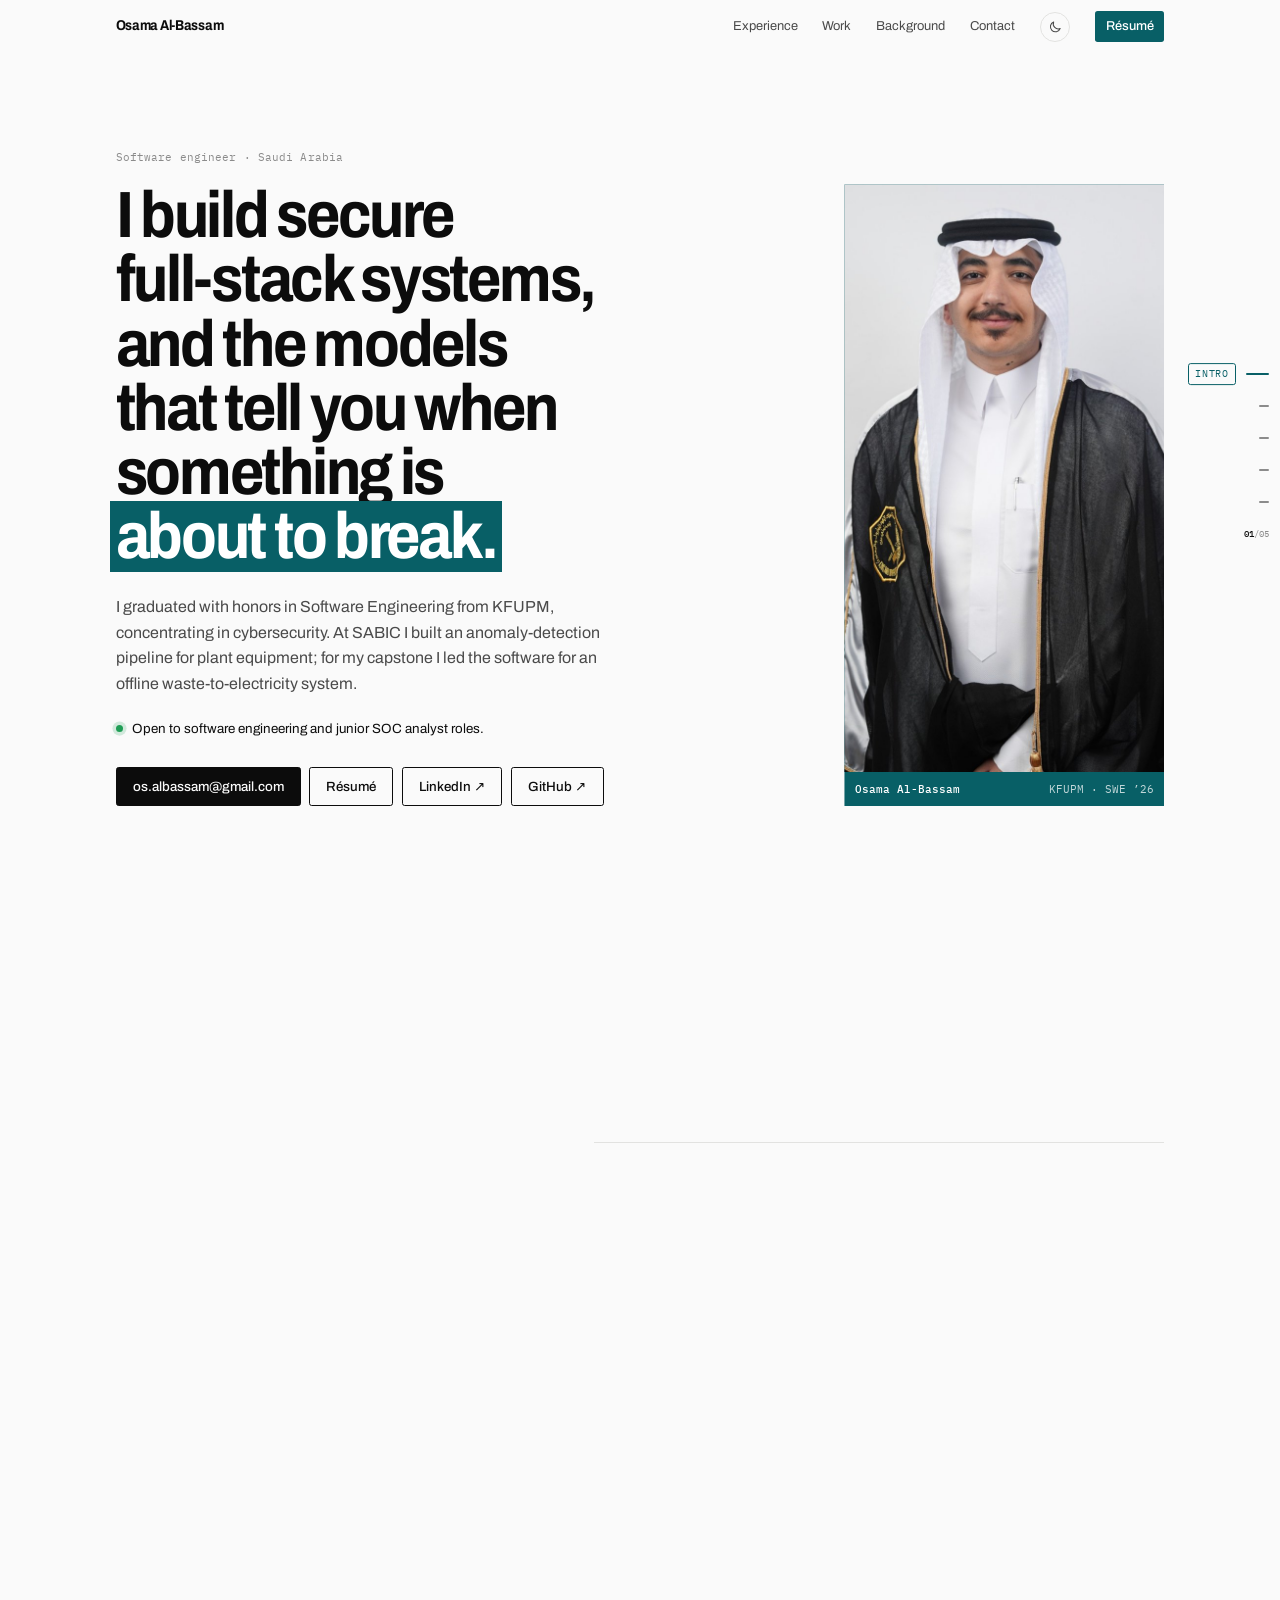
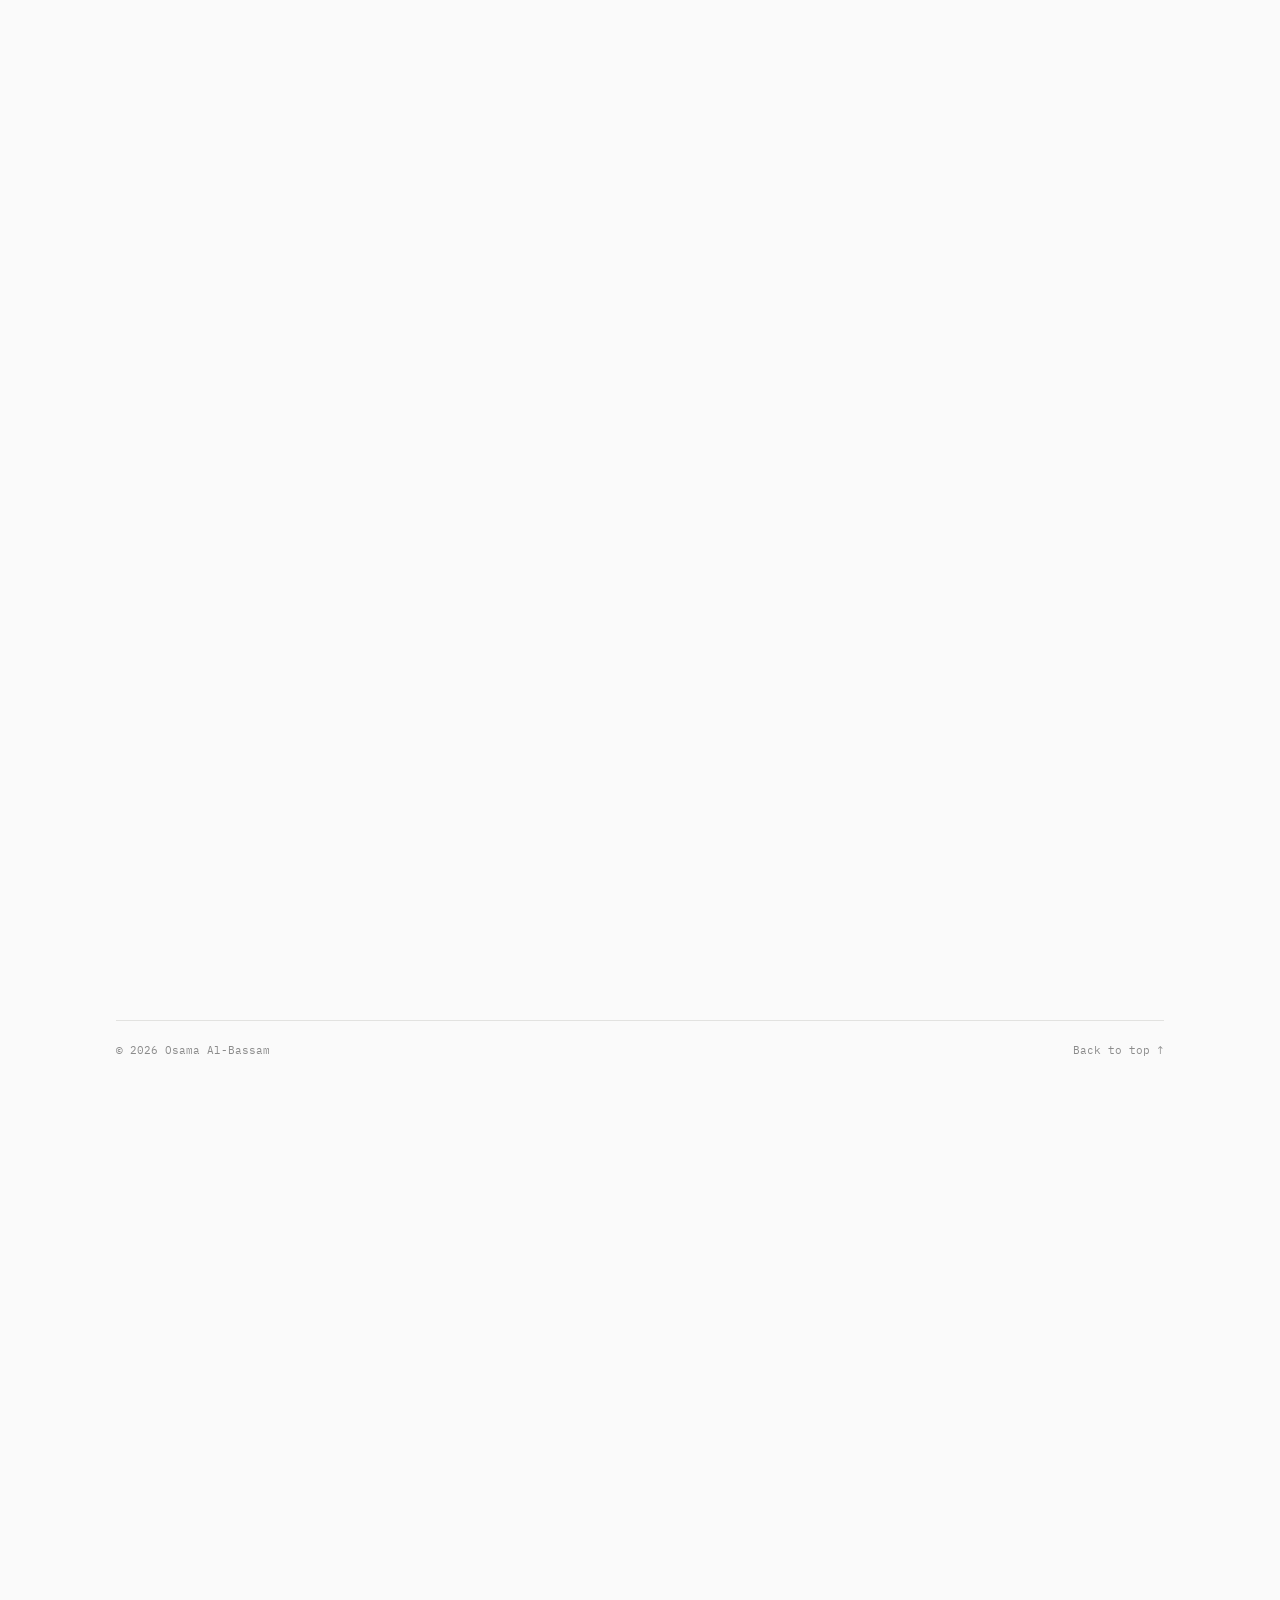
<file: index.html>
<!DOCTYPE html>
<html lang="en">
<head>
  <meta charset="UTF-8">
  <meta name="viewport" content="width=device-width, initial-scale=1.0">
  <title>Osama Al-Bassam · Software Engineer</title>
  <meta name="description" content="Osama Al-Bassam is a software engineer from KFUPM (Honors) building secure full-stack systems and anomaly-detection pipelines. Open to software engineering and junior SOC analyst roles.">
  <meta name="author" content="Osama Al-Bassam">

  <meta property="og:title" content="Osama Al-Bassam · Software Engineer">
  <meta property="og:description" content="Secure full-stack systems, and the models that tell you when something is about to break.">
  <meta property="og:type" content="website">
  <meta property="og:image" content="assets/portrait.jpg">

  <link rel="icon" href="data:image/svg+xml,%3Csvg xmlns='http://www.w3.org/2000/svg' viewBox='0 0 32 32'%3E%3Crect width='32' height='32' rx='6' fill='%23085f66'/%3E%3Ctext x='16' y='21.5' font-family='Arial,sans-serif' font-weight='700' font-size='14' fill='%23ffffff' text-anchor='middle'%3EOA%3C/text%3E%3C/svg%3E">

  <link rel="preconnect" href="https://fonts.googleapis.com">
  <link rel="preconnect" href="https://fonts.gstatic.com" crossorigin>
  <link href="https://fonts.googleapis.com/css2?family=Archivo:wdth,wght@62..125,400..800&family=IBM+Plex+Mono:wght@400;500&display=swap" rel="stylesheet">
  <link rel="stylesheet" href="style.css">
  <meta name="theme-color" content="#fafafa">
  <script>
    // Light is the default; apply a saved dark choice before first paint so there is no flash
    try {
      if (localStorage.getItem('theme') === 'dark') {
        document.documentElement.dataset.theme = 'dark';
        document.querySelector('meta[name="theme-color"]').content = '#0e1011';
      }
    } catch (e) {}
  </script>
</head>
<body>

  <header class="top">
    <div class="wrap top__inner">
      <a href="#" class="top__name">Osama Al-Bassam</a>
      <nav class="top__nav" aria-label="Primary">
        <a href="#experience">Experience</a>
        <a href="#work">Work</a>
        <a href="#background" class="hide-sm">Background</a>
        <a href="#contact">Contact</a>
        <button type="button" class="theme-toggle" aria-label="Toggle dark mode">
          <svg class="theme-toggle__moon" viewBox="0 0 24 24" aria-hidden="true"><path d="M20.5 14.5A8.5 8.5 0 0 1 9.5 3.5a8.5 8.5 0 1 0 11 11z"/></svg>
          <svg class="theme-toggle__sun" viewBox="0 0 24 24" aria-hidden="true"><circle cx="12" cy="12" r="4.2"/><path d="M12 2v2.5M12 19.5V22M2 12h2.5M19.5 12H22M4.9 4.9l1.8 1.8M17.3 17.3l1.8 1.8M4.9 19.1l1.8-1.8M17.3 6.7l1.8-1.8"/></svg>
        </button>
        <a href="cv.html" class="top__cv">Résumé</a>
      </nav>
    </div>
  </header>

  <main>
    <!-- INTRO -->
    <section id="intro" class="intro wrap slide" data-title="Intro">
      <div class="intro__text">
        <p class="meta">Software engineer · Saudi Arabia</p>
        <h1>
          I build secure full&#8209;stack systems, and the models that tell you when
          something is <mark>about to break.</mark>
        </h1>
        <p class="intro__lede">
          I graduated with honors in Software Engineering from KFUPM, concentrating in
          cybersecurity. At SABIC I built an anomaly-detection pipeline for plant equipment;
          for my capstone I led the software for an offline waste-to-electricity system.
        </p>
        <p class="status"><span class="status__dot" aria-hidden="true"></span>Open to software engineering and junior SOC analyst roles.</p>
        <div class="intro__links">
          <a href="mailto:os.albassam@gmail.com" class="btn btn--solid">os.albassam@gmail.com</a>
          <a href="cv.html" class="btn">Résumé</a>
          <a href="https://linkedin.com/in/osama-albassam" class="btn" target="_blank" rel="noopener noreferrer">LinkedIn ↗</a>
          <a href="https://github.com/O5mu" class="btn" target="_blank" rel="noopener noreferrer">GitHub ↗</a>
        </div>
      </div>
      <figure class="intro__photo">
        <img src="assets/portrait.jpg" alt="Osama Al-Bassam in KFUPM graduation regalia" width="900" height="1200">
        <figcaption><span>Osama Al-Bassam</span><span>KFUPM · SWE ’26</span></figcaption>
      </figure>
    </section>

    <!-- EXPERIENCE -->
    <section id="experience" class="section wrap slide" data-title="Experience">
      <div class="section__head">
        <h2>Experience</h2>
        <p class="meta">Internship, summer 2025</p>
      </div>

      <article class="job">
        <header class="job__head">
          <div>
            <h3>SABIC</h3>
            <p>Data Science &amp; Machine Learning Intern, Digital Transformation</p>
          </div>
          <p class="meta">Jun – Aug 2025 · Jubail</p>
        </header>

        <p class="job__lede">
          Unplanned shutdowns at a petrochemical plant are expensive. For the Asset Health Care
          project I built a predictive-maintenance pipeline that flags pumps, piping and sensor
          clusters drifting away from normal behaviour. An enterprise rule allowed no custom
          code, so every step lives natively in RapidMiner.
        </p>

        <ol class="pipeline">
          <li>
            <span class="pipeline__step">Clean</span>
            <div class="pipeline__body">
              <div class="bars" aria-hidden="true">
                <div class="bar bar--full"><span>195,033 raw records</span></div>
                <div class="bar bar--kept" style="--w: 8.22%"></div>
              </div>
              <p>Lag-operator logic removed offline states (below a 2,500 threshold) and post-shutdown start-up windows, leaving <strong>16,030</strong> modeling-ready observations.</p>
            </div>
          </li>
          <li>
            <span class="pipeline__step">Model</span>
            <div class="pipeline__body">
              <ul class="models">
                <li>One-Class LIBSVM <span>RBF kernel, ν = 0.03</span></li>
                <li>Local Outlier Factor <span>LOF</span></li>
                <li>Influenced Outlierness <span>INFLO</span></li>
              </ul>
              <p>Three unsupervised detectors tuned across multi-sensor dimensions.</p>
            </div>
          </li>
          <li>
            <span class="pipeline__step">Explain</span>
            <div class="pipeline__body">
              <p>A post-processing layer keeps only anomalies sustained for <strong>two hours or more</strong> and ranks the sensors contributing most, giving engineers output they can act on. Approved by department leadership.</p>
            </div>
          </li>
        </ol>
      </article>
    </section>

    <!-- WORK -->
    <section id="work" class="section wrap slide" data-title="Work">
      <div class="section__head">
        <h2>Selected work</h2>
        <p class="meta">Two team projects, 2025–2026</p>
        <div class="carousel__nav">
          <span class="carousel__hint">Scroll for the next project</span>
          <button type="button" class="carousel__btn" data-dir="-1" aria-label="Previous project">←</button>
          <span class="carousel__count"><b>01</b> / 02</span>
          <button type="button" class="carousel__btn" data-dir="1" aria-label="Next project">→</button>
        </div>
      </div>

      <div class="carousel">
      <div class="carousel__track">
      <!-- Project 01 -->
      <article class="project">
        <aside class="project__meta">
          <span class="project__num">01</span>
          <dl>
            <dt>When</dt><dd>Jan – May 2026</dd>
            <dt>Context</dt><dd>Senior capstone, team of 5</dd>
            <dt>Role</dt><dd>Lead software architect &amp; developer</dd>
            <dt>Stack</dt><dd>Python, FastAPI, SQLite, scikit-learn, Streamlit</dd>
          </dl>
          <a href="https://github.com/O5mu/waste-to-electricity-system" class="project__link" target="_blank" rel="noopener noreferrer">View code on GitHub ↗</a>
        </aside>

        <div class="project__body">
          <div class="project__text">
          <h3>Integrated Waste&#8209;to&#8209;Electricity System</h3>
          <p class="project__lede">
            An interdisciplinary team built a steam-turbine plant that turns waste into
            electricity. I owned the software: the monitoring and safety system, a local
            API gateway, the edge data layer and the operator dashboard, all of it designed to
            run with no network connection at all.
          </p>
          <p>
            Sensors on the boiler stream temperature, pressure and voltage through an Arduino, built by the team&rsquo;s electrical engineer.
            The dashboard shows every reading live and raises an emergency alarm the moment
            chamber pressure reaches the 60 PSI safety limit. Every reading is stored in an
            append-only log where each entry is SHA-256 chained to the one before, so any edit or
            deletion is detected. A Random Forest model forecasts the generator&rsquo;s power 60 minutes
            ahead from the last half hour of sensor history and the waste-feed schedule. A built-in simulator lets the whole stack run without the hardware rig.
          </p>
          </div>

          <div class="project__visual">
          <div class="views" data-view="diagram">
          <div class="views__tabs" role="tablist" aria-label="Project 01 visuals">
            <span class="views__pill" aria-hidden="true"></span>
            <button type="button" role="tab" aria-selected="true" data-view="diagram">Architecture</button>
            <button type="button" role="tab" aria-selected="false" data-view="photo">Prototype</button>
          </div>
          <div class="views__stage">
          <figure class="views__photo">
            <a href="assets/capstone-showcase.jpg" target="_blank" rel="noopener">
              <img src="assets/capstone-showcase.jpg" alt="The capstone team at the project showcase with the boiler prototype, a battery and a laptop running the live dashboard" width="1600" height="1066" loading="lazy">
            </a>
            <figcaption>The working prototype at the project showcase: boiler rig, battery and the live dashboard.</figcaption>
          </figure>
          <figure class="diagram" aria-label="System architecture: boiler sensors stream through an Arduino over serial to a localhost FastAPI gateway, which writes to an append-only, hash-chained SQLite log; a pressure safety check and a Random Forest 60-minute power forecast read from it and feed a Streamlit dashboard with a 60 PSI pressure alarm. Everything runs inside an offline boundary.">
            <div class="diagram__boundary">
              <span class="diagram__label">Offline · localhost only</span>
              <ol class="diagram__flow">
                <li><b>Arduino</b><span>temp · pressure · voltage</span></li>
                <li><b>FastAPI gateway</b><span>127.0.0.1, serial bridge</span></li>
                <li><b>SQLite</b><span>append-only, hash-chained log</span></li>
                <li class="diagram__split">
                  <div><b>Safety check</b><span>pressure &ge; 60 PSI</span></div>
                  <div><b>Random Forest</b><span>60-min power forecast</span></div>
                </li>
                <li><b>Streamlit</b><span>live dashboard</span><em class="diagram__alarm">Alarm ≥ 60 PSI</em></li>
              </ol>
            </div>
            <figcaption>Architecture. Isolation was verified by disconnecting the network adapters and confirming zero external calls.</figcaption>
          </figure>
          </div>
          </div>

          <dl class="figures">
            <div><dt>90.9%</dt><dd>R² forecasting generator power 60 minutes ahead on held-out runs</dd></div>
            <div><dt>0.026 W</dt><dd>mean absolute error of the forecast</dd></div>
            <div><dt>0</dt><dd>external network calls with adapters disconnected</dd></div>
          </dl>
          </div>
        </div>
      </article>

      <!-- Project 02 -->
      <article class="project">
        <aside class="project__meta">
          <span class="project__num">02</span>
          <dl>
            <dt>When</dt><dd>Feb – May 2025</dd>
            <dt>Context</dt><dd>Course project, team of 5</dd>
            <dt>Role</dt><dd>Full-stack developer</dd>
            <dt>Stack</dt><dd>React, Node.js, Express, MongoDB</dd>
          </dl>
          <a href="https://github.com/O5mu/study-hub" class="project__link" target="_blank" rel="noopener noreferrer">View code on GitHub ↗</a>
        </aside>

        <div class="project__body">
          <div class="project__text">
          <h3>KFUPM Study Hub</h3>
          <p class="project__lede">
            A platform for KFUPM students to track assignments, exams and projects on a
            calendar, get email reminders before deadlines, and share course material through
            a moderated upload queue.
          </p>
          <p>
            The interesting part was access control. Passwords are hashed with bcrypt, sessions
            are JWTs, and every route checks one of three roles, so approval and admin actions
            can't be reached by tampering with the client.
          </p>
          </div>

          <div class="project__visual">
          <figure class="rbac">
            <table>
              <caption class="sr-only">Permissions by role</caption>
              <thead>
                <tr><th scope="col">Action</th><th scope="col">Student</th><th scope="col">Moderator</th><th scope="col">Admin</th></tr>
              </thead>
              <tbody>
                <tr><th scope="row">Track tasks &amp; deadlines</th><td class="y">●</td><td class="y">●</td><td class="y">●</td></tr>
                <tr><th scope="row">Upload course resources</th><td class="y">●</td><td class="y">●</td><td class="y">●</td></tr>
                <tr><th scope="row">Review &amp; approve uploads</th><td class="n">○</td><td class="y">●</td><td class="y">●</td></tr>
                <tr><th scope="row">Administrative actions</th><td class="n">○</td><td class="n">○</td><td class="y">●</td></tr>
              </tbody>
            </table>
            <figcaption>Role-based access control, enforced server-side.</figcaption>
          </figure>
          </div>
        </div>
      </article>
      </div>
      </div>
    </section>

    <!-- BACKGROUND -->
    <section id="background" class="section wrap slide" data-title="Background">
      <div class="section__head">
        <h2>Background</h2>
      </div>

      <div class="background">
        <div class="edu">
          <p class="meta">Education</p>
          <h3>B.S. Software Engineering</h3>
          <p>King Fahd University of Petroleum and Minerals<br>Aug 2021 – May 2026 · Dhahran</p>
          <p class="edu__gpa"><span>3.47</span> / 4.00, Honors</p>
          <p>Concentration in Cybersecurity &amp; Blockchain. Coursework in system architecture, requirements engineering, software testing, databases, cryptography, network security and distributed systems.</p>
        </div>

        <div class="tools">
          <div>
            <p class="meta">Build</p>
            <p>React, Node.js, Express, FastAPI, REST API design, MongoDB, SQLite, SQL, Git</p>
          </div>
          <div>
            <p class="meta">Defend</p>
            <p>SOC Level 1 labs on TryHackMe: alert triage, SIEM log correlation, packet analysis. Wireshark, Nmap, Burp Suite, Metasploit, Kali Linux. IAM with JWT, bcrypt and RBAC; AES, RSA, Diffie-Hellman.</p>
          </div>
          <div>
            <p class="meta">Analyze</p>
            <p>scikit-learn, Random Forest, One-Class SVM, LOF, INFLO, RapidMiner (Professional &amp; Master certified)</p>
          </div>
          <div>
            <p class="meta">Languages</p>
            <p>Python, JavaScript, C, SQL. Arabic (native), English (professional).</p>
          </div>
        </div>
      </div>
    </section>

    <!-- CONTACT -->
    <section id="contact" class="wrap slide" data-title="Contact">
     <div class="contact">
      <p class="meta">Contact</p>
      <h2>Hiring for a software or security role? <mark>Let’s talk.</mark></h2>
      <div class="contact__mail">
        <a href="mailto:os.albassam@gmail.com">os.albassam@gmail.com</a>
        <button type="button" class="copy" data-copy="os.albassam@gmail.com">Copy</button>
      </div>
      <ul class="contact__other">
        <li><a href="https://linkedin.com/in/osama-albassam" target="_blank" rel="noopener noreferrer">LinkedIn ↗</a></li>
        <li><a href="https://github.com/O5mu" target="_blank" rel="noopener noreferrer">GitHub ↗</a></li>
        <li><a href="tel:+966539355562">+966 53 935 5562</a></li>
        <li><a href="cv.html">Résumé</a></li>
      </ul>
     </div>
    </section>
  </main>

  <footer class="wrap">
    <div class="foot">
      <span>© <span id="year">2026</span> Osama Al-Bassam</span>
      <a href="#">Back to top ↑</a>
    </div>
  </footer>

  <script src="script.js"></script>
</body>
</html>
</file>
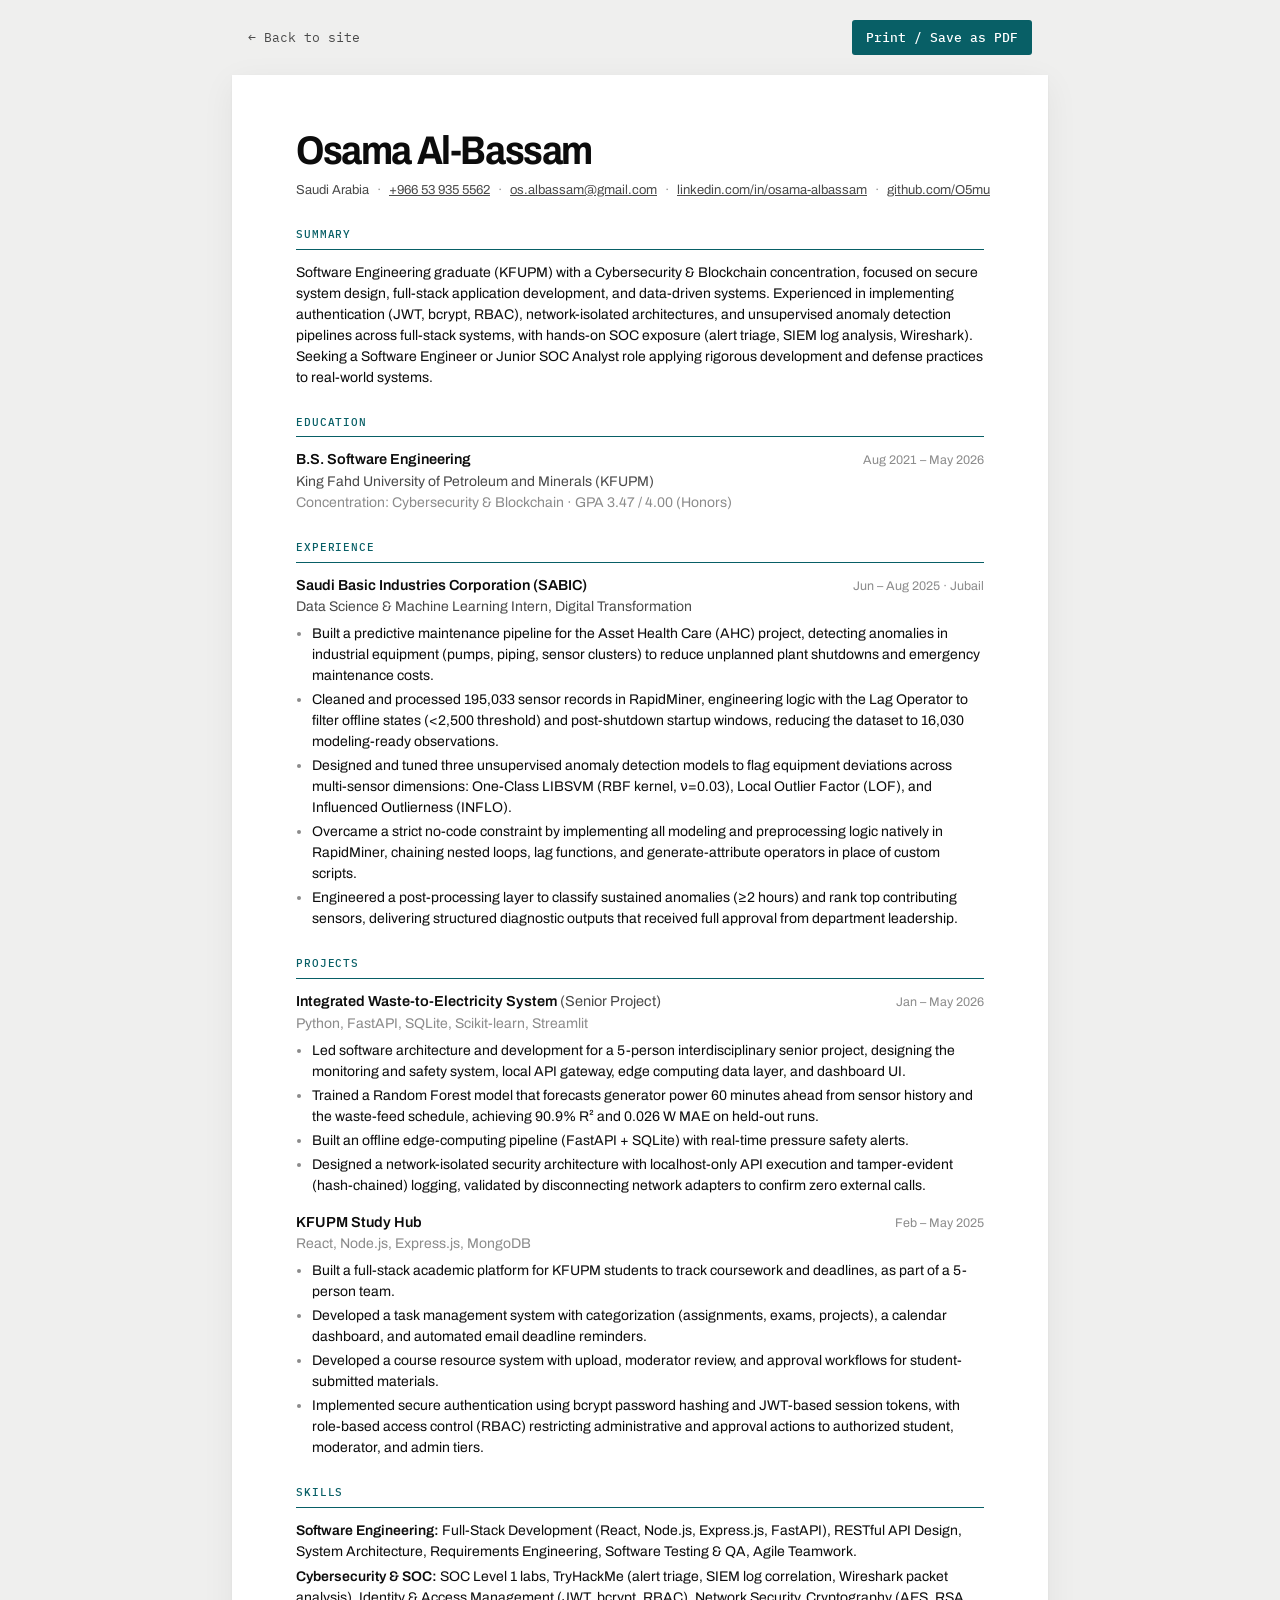
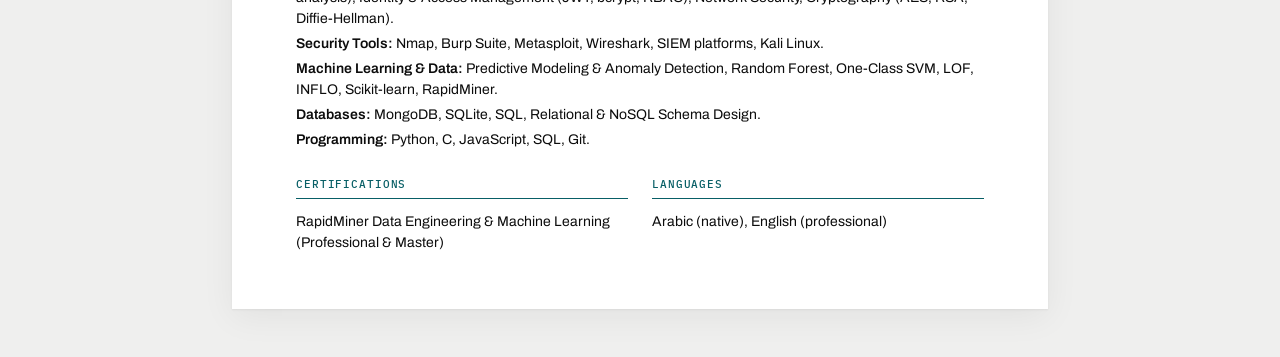
<file: cv.html>
<!DOCTYPE html>
<html lang="en">
<head>
  <meta charset="UTF-8">
  <meta name="viewport" content="width=device-width, initial-scale=1.0">
  <title>Résumé · Osama Al-Bassam</title>
  <meta name="description" content="Résumé of Osama Al-Bassam, software engineer (KFUPM Honors).">
  <link rel="icon" href="data:image/svg+xml,%3Csvg xmlns='http://www.w3.org/2000/svg' viewBox='0 0 32 32'%3E%3Crect width='32' height='32' rx='6' fill='%23085f66'/%3E%3Ctext x='16' y='21.5' font-family='Arial,sans-serif' font-weight='700' font-size='14' fill='%23ffffff' text-anchor='middle'%3EOA%3C/text%3E%3C/svg%3E">
  <link rel="preconnect" href="https://fonts.googleapis.com">
  <link rel="preconnect" href="https://fonts.gstatic.com" crossorigin>
  <link href="https://fonts.googleapis.com/css2?family=Archivo:wdth,wght@62..125,400..800&family=IBM+Plex+Mono:wght@400;500&display=swap" rel="stylesheet">
  <style>
    :root { --paper: #efefee; --ink: #0c0c0c; --ink-2: #4a4a4a; --ink-3: #8b8b8b; --rule: #e2e2e0; --mark: #085f66; }
    * { box-sizing: border-box; }
    body { margin: 0; background: var(--paper); color: var(--ink); font-family: "Archivo", system-ui, sans-serif; font-size: 14px; line-height: 1.5; -webkit-font-smoothing: antialiased; }
    h1, h2, h3, p, ul { margin: 0; }
    a { color: inherit; }

    .bar { max-width: 816px; margin: 0 auto; padding: 20px 16px; display: flex; justify-content: space-between; align-items: center; font-family: "IBM Plex Mono", monospace; font-size: 12.5px; color: var(--ink-2); }
    .bar a { text-decoration: none; }
    .bar a:hover { color: var(--ink); }
    .bar button { font: inherit; font-weight: 500; padding: 8px 14px; border-radius: 3px; border: 0; background: var(--mark); color: #fff; cursor: pointer; }
    .bar button:hover { background: var(--ink); color: #fff; }

    .sheet { max-width: 816px; margin: 0 auto 48px; background: #fff; padding: 56px 64px; box-shadow: 0 1px 2px rgba(0,0,0,.06), 0 8px 32px rgba(0,0,0,.06); }
    header h1 { font-weight: 700; font-stretch: 88%; font-size: 40px; line-height: 1; letter-spacing: -0.035em; }
    header p { margin-top: 10px; color: var(--ink-2); font-size: 13px; }
    header p span { white-space: nowrap; }
    header p span + span::before { content: "·"; margin: 0 8px; color: var(--ink-3); }

    section { margin-top: 26px; }
    h2 { font-family: "IBM Plex Mono", monospace; font-weight: 500; font-size: 11px; letter-spacing: .08em; text-transform: uppercase; color: var(--mark); padding-bottom: 6px; border-bottom: 1.5px solid var(--mark); margin-bottom: 12px; }
    .item + .item { margin-top: 16px; }
    .row { display: flex; justify-content: space-between; gap: 16px; align-items: baseline; }
    .row h3 { font-size: 14.5px; font-weight: 600; }
    .row .when { font-size: 12.5px; color: var(--ink-3); white-space: nowrap; text-align: right; }
    .sub { color: var(--ink-2); }
    .sub em { font-style: normal; color: var(--ink-3); }
    ul { padding-left: 16px; margin-top: 6px; }
    li { margin-top: 3px; }
    li::marker { color: var(--ink-3); }
    .skills p + p { margin-top: 4px; }
    .skills b { font-weight: 600; }
    .two { display: grid; grid-template-columns: 1fr 1fr; gap: 24px; }

    @media (max-width: 640px) {
      .sheet { padding: 32px 20px; margin-bottom: 0; box-shadow: none; }
      .row { flex-direction: column; gap: 2px; }
      .row .when { text-align: left; }
      .two { grid-template-columns: 1fr; gap: 0; }
    }

    @media print {
      @page { size: letter; margin: 0.5in; }
      body { background: #fff; font-size: 10pt; }
      .bar { display: none; }
      .sheet { padding: 0; margin: 0; box-shadow: none; max-width: none; }
      header h1 { font-size: 26pt; }
      section { margin-top: 14pt; break-inside: avoid-page; }
      .item { break-inside: avoid; }
    }
  </style>
</head>
<body>
  <div class="bar">
    <a href="index.html">← Back to site</a>
    <button type="button" onclick="window.print()">Print / Save as PDF</button>
  </div>

  <main class="sheet">
    <header>
      <h1>Osama Al-Bassam</h1>
      <p>
        <span>Saudi Arabia</span><span><a href="tel:+966539355562">+966 53 935 5562</a></span><span><a href="mailto:os.albassam@gmail.com">os.albassam@gmail.com</a></span><span><a href="https://linkedin.com/in/osama-albassam">linkedin.com/in/osama-albassam</a></span><span><a href="https://github.com/O5mu">github.com/O5mu</a></span>
      </p>
    </header>

    <section>
      <h2>Summary</h2>
      <p>Software Engineering graduate (KFUPM) with a Cybersecurity &amp; Blockchain concentration, focused on secure system design, full-stack application development, and data-driven systems. Experienced in implementing authentication (JWT, bcrypt, RBAC), network-isolated architectures, and unsupervised anomaly detection pipelines across full-stack systems, with hands-on SOC exposure (alert triage, SIEM log analysis, Wireshark). Seeking a Software Engineer or Junior SOC Analyst role applying rigorous development and defense practices to real-world systems.</p>
    </section>

    <section>
      <h2>Education</h2>
      <div class="item">
        <div class="row"><h3>B.S. Software Engineering</h3><span class="when">Aug 2021 – May 2026</span></div>
        <p class="sub">King Fahd University of Petroleum and Minerals (KFUPM)</p>
        <p class="sub"><em>Concentration: Cybersecurity &amp; Blockchain · GPA 3.47 / 4.00 (Honors)</em></p>
      </div>
    </section>

    <section>
      <h2>Experience</h2>
      <div class="item">
        <div class="row"><h3>Saudi Basic Industries Corporation (SABIC)</h3><span class="when">Jun – Aug 2025 · Jubail</span></div>
        <p class="sub">Data Science &amp; Machine Learning Intern, Digital Transformation</p>
        <ul>
          <li>Built a predictive maintenance pipeline for the Asset Health Care (AHC) project, detecting anomalies in industrial equipment (pumps, piping, sensor clusters) to reduce unplanned plant shutdowns and emergency maintenance costs.</li>
          <li>Cleaned and processed 195,033 sensor records in RapidMiner, engineering logic with the Lag Operator to filter offline states (&lt;2,500 threshold) and post-shutdown startup windows, reducing the dataset to 16,030 modeling-ready observations.</li>
          <li>Designed and tuned three unsupervised anomaly detection models to flag equipment deviations across multi-sensor dimensions: One-Class LIBSVM (RBF kernel, ν=0.03), Local Outlier Factor (LOF), and Influenced Outlierness (INFLO).</li>
          <li>Overcame a strict no-code constraint by implementing all modeling and preprocessing logic natively in RapidMiner, chaining nested loops, lag functions, and generate-attribute operators in place of custom scripts.</li>
          <li>Engineered a post-processing layer to classify sustained anomalies (≥2 hours) and rank top contributing sensors, delivering structured diagnostic outputs that received full approval from department leadership.</li>
        </ul>
      </div>
    </section>

    <section>
      <h2>Projects</h2>
      <div class="item">
        <div class="row"><h3>Integrated Waste-to-Electricity System <span class="sub" style="font-weight:400">(Senior Project)</span></h3><span class="when">Jan – May 2026</span></div>
        <p class="sub"><em>Python, FastAPI, SQLite, Scikit-learn, Streamlit</em></p>
        <ul>
          <li>Led software architecture and development for a 5-person interdisciplinary senior project, designing the monitoring and safety system, local API gateway, edge computing data layer, and dashboard UI.</li>
          <li>Trained a Random Forest model that forecasts generator power 60 minutes ahead from sensor history and the waste-feed schedule, achieving 90.9% R² and 0.026 W MAE on held-out runs.</li>
          <li>Built an offline edge-computing pipeline (FastAPI + SQLite) with real-time pressure safety alerts.</li>
          <li>Designed a network-isolated security architecture with localhost-only API execution and tamper-evident (hash-chained) logging, validated by disconnecting network adapters to confirm zero external calls.</li>
        </ul>
      </div>
      <div class="item">
        <div class="row"><h3>KFUPM Study Hub</h3><span class="when">Feb – May 2025</span></div>
        <p class="sub"><em>React, Node.js, Express.js, MongoDB</em></p>
        <ul>
          <li>Built a full-stack academic platform for KFUPM students to track coursework and deadlines, as part of a 5-person team.</li>
          <li>Developed a task management system with categorization (assignments, exams, projects), a calendar dashboard, and automated email deadline reminders.</li>
          <li>Developed a course resource system with upload, moderator review, and approval workflows for student-submitted materials.</li>
          <li>Implemented secure authentication using bcrypt password hashing and JWT-based session tokens, with role-based access control (RBAC) restricting administrative and approval actions to authorized student, moderator, and admin tiers.</li>
        </ul>
      </div>
    </section>

    <section class="skills">
      <h2>Skills</h2>
      <p><b>Software Engineering:</b> Full-Stack Development (React, Node.js, Express.js, FastAPI), RESTful API Design, System Architecture, Requirements Engineering, Software Testing &amp; QA, Agile Teamwork.</p>
      <p><b>Cybersecurity &amp; SOC:</b> SOC Level 1 labs, TryHackMe (alert triage, SIEM log correlation, Wireshark packet analysis), Identity &amp; Access Management (JWT, bcrypt, RBAC), Network Security, Cryptography (AES, RSA, Diffie-Hellman).</p>
      <p><b>Security Tools:</b> Nmap, Burp Suite, Metasploit, Wireshark, SIEM platforms, Kali Linux.</p>
      <p><b>Machine Learning &amp; Data:</b> Predictive Modeling &amp; Anomaly Detection, Random Forest, One-Class SVM, LOF, INFLO, Scikit-learn, RapidMiner.</p>
      <p><b>Databases:</b> MongoDB, SQLite, SQL, Relational &amp; NoSQL Schema Design.</p>
      <p><b>Programming:</b> Python, C, JavaScript, SQL, Git.</p>
    </section>

    <section class="two">
      <div>
        <h2>Certifications</h2>
        <p>RapidMiner Data Engineering &amp; Machine Learning (Professional &amp; Master)</p>
      </div>
      <div>
        <h2>Languages</h2>
        <p>Arabic (native), English (professional)</p>
      </div>
    </section>
  </main>
</body>
</html>
</file>
<file: style.css>
/* ==========================================================================
   Osama Al-Bassam · portfolio
   ========================================================================== */

:root {
  --bg: #fafafa;
  --bg-2: #efefee;
  --ink: #0c0c0c;
  --ink-2: #4a4a4a;
  --ink-3: #8b8b8b;
  --rule: #e2e2e0;
  --accent: #085f66;
  --on-accent: #ffffff;
  --surface: #ffffff;
  --alarm: #c62828;
  color-scheme: light;

  --sans: "Archivo", ui-sans-serif, system-ui, -apple-system, "Segoe UI", sans-serif;
  --mono: "IBM Plex Mono", ui-monospace, "SF Mono", Consolas, monospace;

  --gutter: clamp(16px, 4vw, 48px);
  --max: 1180px;
}

/* Dark theme: light is the default; dark only when the visitor picks it */
:root[data-theme="dark"] {
  --bg: #0e1011;
  --bg-2: #1a1d1f;
  --ink: #ecedeb;
  --ink-2: #b3b6b5;
  --ink-3: #7d8183;
  --rule: #2a2e30;
  --accent: #3fb8bf;
  --on-accent: #04181a;
  --surface: #16191b;
  --alarm: #e5534b;
  color-scheme: dark;
}

/* Smooth cross-fade when the visitor flips the theme. The colour tokens
   themselves animate on the root, so everything built from them (text,
   borders, and the gradient behind highlighted phrases) changes in step.
   Elements' own transitions are paused meanwhile so none of them lag. */
@property --bg { syntax: "<color>"; inherits: true; initial-value: #fafafa; }
@property --bg-2 { syntax: "<color>"; inherits: true; initial-value: #efefee; }
@property --ink { syntax: "<color>"; inherits: true; initial-value: #0c0c0c; }
@property --ink-2 { syntax: "<color>"; inherits: true; initial-value: #4a4a4a; }
@property --ink-3 { syntax: "<color>"; inherits: true; initial-value: #8b8b8b; }
@property --rule { syntax: "<color>"; inherits: true; initial-value: #e2e2e0; }
@property --accent { syntax: "<color>"; inherits: true; initial-value: #085f66; }
@property --on-accent { syntax: "<color>"; inherits: true; initial-value: #ffffff; }
@property --surface { syntax: "<color>"; inherits: true; initial-value: #ffffff; }
@property --alarm { syntax: "<color>"; inherits: true; initial-value: #c62828; }

:root.theme-anim {
  transition:
    --bg 0.45s ease, --bg-2 0.45s ease, --ink 0.45s ease, --ink-2 0.45s ease,
    --ink-3 0.45s ease, --rule 0.45s ease, --accent 0.45s ease, --on-accent 0.45s ease,
    --surface 0.45s ease, --alarm 0.45s ease;
}
.theme-anim *:not(.theme-toggle svg),
.theme-anim *::before,
.theme-anim *::after { transition: none !important; }

*,
*::before,
*::after { box-sizing: border-box; }

html { scroll-behavior: smooth; -webkit-text-size-adjust: 100%; }
@media (prefers-reduced-motion: reduce) { html { scroll-behavior: auto; } }

body {
  margin: 0;
  background: var(--bg);
  color: var(--ink);
  font-family: var(--sans);
  font-size: 17px;
  line-height: 1.6;
  -webkit-font-smoothing: antialiased;
  text-rendering: optimizeLegibility;
}

h1, h2, h3, p, figure, dl, dd, ol, ul { margin: 0; }
ol, ul { padding: 0; list-style: none; }
img { display: block; max-width: 100%; height: auto; }
a { color: inherit; }
::selection { background: var(--accent); color: var(--on-accent); }

/* Display type: tight, slightly condensed grotesk */
h1, h2, h3,
.display {
  font-family: var(--sans);
  font-weight: 700;
  font-stretch: 88%;
  letter-spacing: -0.035em;
  line-height: 1;
}

/* Highlighter mark */
mark,
.mark {
  background: var(--accent);
  color: var(--on-accent);
  padding: 0 0.12em;
  -webkit-box-decoration-break: clone;
  box-decoration-break: clone;
}

/* In headlines, let the mark bleed so the text stays on the left edge */
h1 mark,
h2 mark { padding: 0 0.08em; margin: 0 -0.08em; }

@media (max-width: 560px) {
  h1, h2 { letter-spacing: -0.025em; word-spacing: 0.04em; }
}

.wrap {
  width: 100%;
  max-width: calc(var(--max) + var(--gutter) * 2);
  margin-inline: auto;
  padding-inline: var(--gutter);
}

.sr-only {
  position: absolute; width: 1px; height: 1px; padding: 0; margin: -1px;
  overflow: hidden; clip: rect(0 0 0 0); white-space: nowrap; border: 0;
}

.meta {
  font-family: var(--mono);
  font-size: 12.5px;
  letter-spacing: 0.01em;
  color: var(--ink-3);
}

:focus-visible { outline: 2px solid var(--ink); outline-offset: 3px; border-radius: 2px; }

/* --------------------------------------------------------------------------
   Header
   -------------------------------------------------------------------------- */
.top {
  position: sticky;
  top: 0;
  z-index: 10;
  background: color-mix(in srgb, var(--bg) 88%, transparent);
  backdrop-filter: blur(10px);
  -webkit-backdrop-filter: blur(10px);
  border-bottom: 1px solid transparent;
  transition: border-color 0.2s;
}
.top.is-scrolled { border-bottom-color: var(--rule); }

.top__inner {
  display: flex;
  align-items: center;
  justify-content: space-between;
  gap: 16px;
  height: 60px;
}

.top__name {
  font-weight: 700;
  font-stretch: 88%;
  letter-spacing: -0.02em;
  font-size: 16px;
  text-decoration: none;
  white-space: nowrap;
}

.top__nav {
  display: flex;
  align-items: center;
  gap: clamp(14px, 2.4vw, 28px);
  font-size: 14.5px;
}
.top__nav a { text-decoration: none; color: var(--ink-2); transition: color 0.15s; }
.top__nav a:hover { color: var(--ink); }
.top__nav .top__cv {
  color: var(--on-accent);
  font-weight: 500;
  padding: 6px 12px;
  background: var(--accent);
  border-radius: 3px;
}
.top__nav .top__cv:hover { background: var(--ink); color: var(--bg); }

/* Theme toggle: moon in light mode, sun in dark mode */
.theme-toggle {
  display: grid;
  place-items: center;
  width: 34px;
  height: 34px;
  padding: 0;
  border: 1px solid var(--rule);
  border-radius: 50%;
  background: transparent;
  color: var(--ink-2);
  cursor: pointer;
  transition: color 0.15s, border-color 0.15s;
}
.theme-toggle:hover { color: var(--ink); border-color: var(--ink); }
.theme-toggle svg {
  grid-area: 1 / 1;
  width: 16px;
  height: 16px;
  fill: none;
  stroke: currentColor;
  stroke-width: 1.8;
  stroke-linecap: round;
  stroke-linejoin: round;
  transition: opacity 0.4s, transform 0.6s var(--ease-out, ease);
}
.theme-toggle__moon { fill: currentColor; stroke: none; }
.theme-toggle__sun { opacity: 0; transform: rotate(-90deg) scale(0.6); }

:root[data-theme="dark"] .theme-toggle__moon { opacity: 0; transform: rotate(90deg) scale(0.6); }
:root[data-theme="dark"] .theme-toggle__sun { opacity: 1; transform: none; }

/* The studio portrait is bright; take the edge off it on dark */
:root[data-theme="dark"] .intro__photo img { filter: brightness(0.9) contrast(1.02); }

@media (max-width: 640px) {
  .hide-sm { display: none; }
  .theme-toggle { width: 30px; height: 30px; }
  .top__name { font-size: 15px; }
  .top__nav { font-size: 14px; gap: 12px; }
}
@media (max-width: 480px) {
  .top__nav a[href="#experience"] { display: none; }
}
@media (max-width: 380px) {
  .top__nav a[href="#contact"] { display: none; }
}
@media (max-width: 340px) {
  .top__nav { gap: 9px; }
  .top__name { font-size: 14px; }
}

/* --------------------------------------------------------------------------
   Intro
   -------------------------------------------------------------------------- */
.intro {
  display: grid;
  grid-template-columns: minmax(0, 1fr) minmax(0, 360px);
  gap: clamp(32px, 6vw, 88px);
  align-items: stretch;
  padding-top: clamp(48px, 9vw, 120px);
  padding-bottom: clamp(56px, 8vw, 112px);
}

.intro h1 {
  font-size: clamp(2.6rem, 6vw, 5.2rem);
  line-height: 0.98;
  margin-top: 20px;
  max-width: 16ch;
  text-wrap: balance;
}

.intro__lede {
  margin-top: 28px;
  max-width: 54ch;
  color: var(--ink-2);
  font-size: 18px;
}

.status {
  display: flex;
  align-items: baseline;
  gap: 10px;
  margin-top: 24px;
  font-size: 15px;
}
.status__dot {
  flex: none;
  width: 8px;
  height: 8px;
  border-radius: 50%;
  background: #1f9d55;
  box-shadow: 0 0 0 4px color-mix(in srgb, #1f9d55 18%, transparent);
  transform: translateY(-1px);
}

.intro__links {
  display: flex;
  flex-wrap: wrap;
  gap: 10px;
  margin-top: 32px;
}

.btn {
  display: inline-flex;
  align-items: center;
  height: 44px;
  padding: 0 18px;
  border: 1px solid var(--ink);
  border-radius: 3px;
  font-size: 15px;
  font-weight: 500;
  text-decoration: none;
  background: transparent;
  transition: background 0.15s, color 0.15s;
}
.btn:hover { background: var(--ink); color: var(--bg); }
.btn--solid { background: var(--ink); color: var(--bg); }
.btn--solid:hover { background: var(--accent); color: var(--on-accent); }

/* Portrait: spans from the top of the headline to the bottom of the
   buttons; the image fills that box, cropping from the bottom (the gown). */
.intro__photo {
  display: flex;
  flex-direction: column;
  margin-top: 40px; /* eyebrow line (20px) + h1 margin (20px) */
  background: var(--accent);
}
.intro__photo img {
  flex: 1 1 0;
  width: 100%;
  min-height: 0;
  object-fit: cover;
  object-position: 50% 0;
}
.intro__photo figcaption {
  display: flex;
  justify-content: space-between;
  gap: 12px;
  padding: 10px 12px;
  font-family: var(--mono);
  font-size: 12px;
  color: var(--on-accent);
}
.intro__photo figcaption span:first-child { font-weight: 500; }
.intro__photo figcaption span:last-child { opacity: 0.75; }

@media (max-width: 820px) {
  .intro { grid-template-columns: 1fr; }
  /* Phone: a full-width banner (head and shoulders) with the caption bar */
  .intro__photo { order: -1; margin-top: 0; }
  .intro__photo img {
    flex: none;
    aspect-ratio: 5 / 4;
    object-position: 50% 0;
  }
  /* Fill the width instead of balancing lines short */
  .intro h1 { max-width: none; text-wrap: pretty; }
  .intro h1 mark { white-space: nowrap; }
}

/* --------------------------------------------------------------------------
   Sections
   -------------------------------------------------------------------------- */
.section { padding-block: clamp(56px, 8vw, 104px); }

.section__head {
  display: flex;
  align-items: baseline;
  justify-content: space-between;
  gap: 16px;
  padding-bottom: 16px;
  border-bottom: 2px solid var(--ink);
  margin-bottom: clamp(32px, 5vw, 56px);
}
.section__head h2 { font-size: clamp(2rem, 4.2vw, 3.2rem); }

@media (max-width: 560px) {
  .section__head .meta { display: none; }
}

/* --------------------------------------------------------------------------
   Projects
   -------------------------------------------------------------------------- */
.project {
  display: grid;
  grid-template-columns: 240px minmax(0, 1fr);
  gap: clamp(24px, 5vw, 72px);
  padding-bottom: clamp(48px, 7vw, 88px);
}
.project:last-child { padding-bottom: 0; }
.project + .project {
  padding-top: clamp(40px, 6vw, 72px);
  border-top: 1px solid var(--rule);
}

.project__meta { font-size: 14px; }
.project__num {
  display: inline-block;
  font-family: var(--mono);
  font-size: 13px;
  font-weight: 500;
  line-height: 1;
  padding: 5px 7px;
  background: var(--ink);
  color: var(--bg);
  margin-bottom: 22px;
}
.project__meta dl { display: grid; gap: 12px; }
.project__meta dt { font-family: var(--mono); font-size: 11.5px; color: var(--ink-3); letter-spacing: 0.04em; text-transform: uppercase; }
.project__meta dd { color: var(--ink-2); line-height: 1.45; margin-top: 2px; }

.project__link {
  display: inline-block;
  margin-top: 24px;
  font-size: 14px;
  font-weight: 500;
  color: var(--accent);
  text-decoration: none;
  border-bottom: 1.5px solid currentColor;
  padding-bottom: 2px;
}
.project__link:hover { color: var(--ink); }

.project__text > * + * { margin-top: 20px; }
.project__body > .project__visual,
.project__visual > * + * { margin-top: 36px; }
.project__body h3 {
  font-size: clamp(1.9rem, 3.6vw, 2.8rem);
  line-height: 1.02;
  text-wrap: balance;
}
.project__lede { font-size: 18.5px; max-width: 60ch; }
.project__body p:not(.project__lede) { color: var(--ink-2); max-width: 62ch; }

@media (max-width: 820px) {
  .project { grid-template-columns: minmax(0, 1fr); }
  .project__meta dl { grid-template-columns: 88px minmax(0, 1fr); column-gap: 16px; row-gap: 8px; }
  .project__meta dd { margin-top: 0; }
  .project__num { margin-bottom: 16px; }
}

/* Architecture diagram */
.diagram__boundary {
  position: relative;
  border: 1.5px dashed var(--ink);
  border-radius: 4px;
  padding: 38px 20px 22px;
  background:
    radial-gradient(circle, color-mix(in srgb, var(--ink) 10%, transparent) 1px, transparent 1.2px) 0 0 / 14px 14px,
    var(--bg);
}
.diagram__label {
  position: absolute;
  top: -11px;
  left: 16px;
  padding: 3px 8px;
  background: var(--accent);
  font-family: var(--mono);
  font-size: 11.5px;
  font-weight: 500;
  letter-spacing: 0.04em;
  text-transform: uppercase;
  color: var(--on-accent);
}

.diagram__flow {
  display: grid;
  grid-template-columns: repeat(5, minmax(0, 1fr));
  gap: 22px;
  align-items: center;
}
.diagram__flow > li,
.diagram__split > div {
  position: relative;
  background: var(--surface);
  border: 1px solid var(--ink);
  border-radius: 3px;
  padding: 10px 12px;
  font-size: 13.5px;
  line-height: 1.3;
}
.diagram__flow b { display: block; font-weight: 600; }
.diagram__flow span { display: block; margin-top: 3px; font-family: var(--mono); font-size: 11px; color: var(--ink-3); }

.diagram__alarm {
  display: inline-block;
  margin-top: 8px;
  padding: 2px 6px;
  background: var(--alarm);
  color: #fff;
  font-family: var(--mono);
  font-size: 10.5px;
  font-style: normal;
  font-weight: 500;
  letter-spacing: 0.02em;
  border-radius: 2px;
}

.diagram__flow > li.diagram__split {
  display: grid;
  gap: 8px;
  padding: 0;
  border: 0;
  background: none;
}

/* connectors */
.diagram__flow > li:not(:last-child)::after {
  content: "→";
  position: absolute;
  right: -18px;
  top: 50%;
  transform: translateY(-50%);
  color: var(--ink);
  font-size: 15px;
  line-height: 1;
}

/* Project photo: stacked above the diagram by default; on desktop slides it
   shares the diagram's space behind an Architecture | Prototype switch */
.views__tabs { display: none; }
.views__photo { margin-bottom: 32px; }
.views__photo a { display: block; cursor: zoom-in; }
.views__photo img {
  width: 100%;
  aspect-ratio: 3 / 2;
  object-fit: cover;
  border-radius: 3px;
}

/* Segmented control: equal halves, and a pill that glides under the choice */
.fp .views__tabs {
  position: relative;
  display: inline-grid;
  grid-template-columns: 1fr 1fr;
  margin-bottom: 20px;
  padding: 3px;
  border: 1px solid var(--rule);
  border-radius: 999px;
}
.fp .views__pill {
  position: absolute;
  top: 3px;
  bottom: 3px;
  left: 3px;
  width: calc(50% - 3px);
  border-radius: 999px;
  background: var(--ink);
  transition: transform 0.45s cubic-bezier(0.32, 0.72, 0, 1);
}
.fp .views[data-view="photo"] .views__pill { transform: translateX(100%); }
.fp .views__tabs button {
  position: relative;
  padding: 5px 14px;
  border: 0;
  background: none;
  font-family: var(--mono);
  font-size: 12px;
  font-weight: 500;
  color: var(--ink-3);
  cursor: pointer;
  transition: color 0.3s ease;
}
.fp .views__tabs button:hover { color: var(--ink); }
.fp .views__tabs button[aria-selected="true"] { color: var(--bg); }

.fp .views__stage { position: relative; }
.fp .views__stage > figure {
  transition: opacity 0.5s var(--ease-out), transform 0.7s var(--ease-out), visibility 0s;
}
.fp .views__photo {
  position: absolute;
  inset: 0;
  display: flex;
  flex-direction: column;
  margin: 0;
}
.fp .views__photo a { flex: 1; min-height: 0; }
.fp .views__photo img { height: 100%; aspect-ratio: auto; object-position: 50% 62%; }

.fp .views[data-view="diagram"] .views__photo,
.fp .views[data-view="photo"] .diagram {
  opacity: 0;
  visibility: hidden;
  transform: scale(0.97);
  transition: opacity 0.35s ease, transform 0.5s ease, visibility 0s 0.5s;
}

.diagram figcaption,
.rbac figcaption,
.views__photo figcaption {
  margin-top: 12px;
  font-size: 13.5px;
  color: var(--ink-3);
}

@media (max-width: 1100px) {
  .diagram__flow { grid-template-columns: 1fr; gap: 26px; max-width: 520px; }
  .diagram__split { grid-template-columns: 1fr 1fr; }
  .diagram__flow > li:not(:last-child)::after {
    content: "↓";
    right: auto;
    left: 50%;
    top: auto;
    bottom: -22px;
    transform: translateX(-50%);
  }
}

/* Key figures */
.figures {
  display: grid;
  grid-template-columns: repeat(3, minmax(0, 1fr));
  border-top: 1px solid var(--rule);
}
.figures > div { padding: 20px 20px 0 0; }
.figures > div + div { padding-left: 20px; border-left: 1px solid var(--rule); }
.figures dt {
  font-weight: 700;
  font-stretch: 88%;
  font-size: clamp(2.2rem, 4.2vw, 3.2rem);
  line-height: 1;
  letter-spacing: -0.04em;
}
.figures dd { margin-top: 8px; font-size: 14px; color: var(--ink-2); line-height: 1.45; max-width: 24ch; }

@media (max-width: 560px) {
  .figures { grid-template-columns: 1fr; }
  .figures > div,
  .figures > div + div { padding: 16px 0; border-left: 0; border-bottom: 1px solid var(--rule); display: grid; grid-template-columns: 110px 1fr; gap: 12px; align-items: baseline; }
  .figures dd { margin: 0; }
}

/* RBAC table */
.rbac { overflow-x: auto; }
.rbac table {
  width: 100%;
  max-width: 620px;
  border-collapse: collapse;
  font-size: 14.5px;
}
.rbac th,
.rbac td { padding: 11px 12px; border-bottom: 1px solid var(--rule); text-align: center; }
.rbac thead th {
  font-family: var(--mono);
  font-weight: 500;
  font-size: 11.5px;
  letter-spacing: 0.04em;
  text-transform: uppercase;
  color: var(--ink-3);
  border-bottom: 2px solid var(--ink);
}
.rbac th[scope="row"],
.rbac thead th:first-child { text-align: left; padding-left: 0; font-weight: 400; }
.rbac td.y { color: var(--ink); }
.rbac td.n { color: var(--ink-3); }

/* --------------------------------------------------------------------------
   Experience
   -------------------------------------------------------------------------- */
.job__head {
  display: flex;
  justify-content: space-between;
  align-items: baseline;
  flex-wrap: wrap;
  gap: 8px 24px;
}
.job__head h3 { font-size: clamp(2.4rem, 4.6vw, 3.6rem); }
.job__head p:not(.meta) { margin-top: 10px; color: var(--ink-2); }

.job__lede {
  margin-top: 28px;
  font-size: 18.5px;
  max-width: 62ch;
}

.pipeline {
  margin-top: 48px;
  counter-reset: step;
  border-top: 1px solid var(--rule);
}
.pipeline > li {
  display: grid;
  grid-template-columns: 240px minmax(0, 1fr);
  gap: clamp(24px, 5vw, 72px);
  padding: 28px 0;
  border-bottom: 1px solid var(--rule);
}
.pipeline__step {
  counter-increment: step;
  font-weight: 700;
  font-stretch: 88%;
  letter-spacing: -0.03em;
  font-size: 28px;
  line-height: 1.1;
}
.pipeline__step::before {
  content: counter(step, decimal-leading-zero);
  display: block;
  font-family: var(--mono);
  font-weight: 400;
  font-size: 11.5px;
  color: var(--ink-3);
  letter-spacing: 0.04em;
  margin-bottom: 6px;
}
.pipeline__body > * + * { margin-top: 16px; }
.pipeline__body p { color: var(--ink-2); max-width: 62ch; }
.pipeline__body strong { color: var(--ink); font-weight: 600; }

.bars { display: grid; gap: 8px; max-width: 640px; }
.bar {
  height: 30px;
  border-radius: 2px;
  display: flex;
  align-items: center;
  font-family: var(--mono);
  font-size: 12px;
}
.bar--full { background: var(--bg-2); border: 1px solid var(--rule); padding-left: 10px; color: var(--ink-2); }
.bar--kept { width: var(--w); min-width: 6px; background: var(--accent); position: relative; }
.bar--kept::after {
  content: "16,030 kept · 8.2%";
  position: absolute;
  left: calc(100% + 10px);
  white-space: nowrap;
  color: var(--accent);
  font-weight: 500;
}

.models { display: grid; gap: 6px; }
.models li {
  display: flex;
  justify-content: space-between;
  align-items: baseline;
  gap: 16px;
  max-width: 520px;
  padding: 8px 0;
  border-bottom: 1px dotted var(--rule);
  font-weight: 500;
}
.models li:last-child { border-bottom: 0; }
.models span { font-family: var(--mono); font-size: 12.5px; font-weight: 400; color: var(--ink-3); text-align: right; }

@media (max-width: 820px) {
  .pipeline > li { grid-template-columns: 1fr; gap: 14px; }
}

/* --------------------------------------------------------------------------
   Background
   -------------------------------------------------------------------------- */
.background {
  display: grid;
  grid-template-columns: minmax(0, 5fr) minmax(0, 7fr);
  gap: clamp(32px, 6vw, 96px);
}
.edu h3 {
  font-size: clamp(1.8rem, 3.2vw, 2.4rem);
  line-height: 1.05;
  margin-top: 12px;
}
.edu > p:not(.meta) { margin-top: 12px; color: var(--ink-2); }
.edu .edu__gpa { color: var(--ink); font-size: 15px; }
.edu__gpa span {
  font-weight: 700;
  font-stretch: 88%;
  letter-spacing: -0.04em;
  font-size: 2.6rem;
  line-height: 1;
  margin-right: 4px;
}

.tools { display: grid; grid-template-columns: repeat(2, minmax(0, 1fr)); gap: 32px 40px; }
.tools > div { border-top: 1px solid var(--ink); padding-top: 14px; }
.tools p:not(.meta) { margin-top: 8px; font-size: 15.5px; color: var(--ink-2); }

@media (max-width: 820px) {
  .background { grid-template-columns: 1fr; }
}
@media (max-width: 520px) {
  .tools { grid-template-columns: 1fr; gap: 24px; }
}

/* --------------------------------------------------------------------------
   Contact
   -------------------------------------------------------------------------- */
.contact {
  padding-top: clamp(56px, 8vw, 104px);
  padding-bottom: clamp(64px, 9vw, 128px);
  border-top: 2px solid var(--ink);
}
.contact h2 {
  margin-top: 16px;
  font-size: clamp(2.6rem, 6vw, 5rem);
  line-height: 0.98;
  max-width: 18ch;
  text-wrap: balance;
}

.contact__mail {
  display: flex;
  align-items: center;
  flex-wrap: wrap;
  gap: 12px 20px;
  margin-top: 40px;
}
.contact__mail a {
  font-size: clamp(1.25rem, 3vw, 1.9rem);
  font-weight: 600;
  letter-spacing: -0.02em;
  text-decoration: underline;
  text-decoration-thickness: 2px;
  text-underline-offset: 6px;
  text-decoration-color: var(--accent);
  overflow-wrap: anywhere;
  transition: background 0.15s;
}
.contact__mail a:hover { color: var(--accent); text-decoration-color: var(--accent); }

.copy {
  font: inherit;
  font-family: var(--mono);
  font-size: 12px;
  padding: 6px 12px;
  border: 1px solid var(--ink);
  border-radius: 3px;
  background: transparent;
  color: var(--ink);
  cursor: pointer;
  transition: background 0.15s, color 0.15s;
}
.copy:hover { background: var(--ink); color: var(--bg); }
.copy.is-done { background: var(--accent); border-color: var(--accent); color: var(--on-accent); }

.contact__other {
  display: flex;
  flex-wrap: wrap;
  gap: 8px 28px;
  margin-top: 28px;
  font-size: 16px;
}
.contact__other a { color: var(--ink-2); text-decoration: none; border-bottom: 1px solid var(--ink-3); padding-bottom: 2px; }
.contact__other a:hover { color: var(--ink); border-color: var(--ink); }

/* --------------------------------------------------------------------------
   Footer
   -------------------------------------------------------------------------- */
.foot {
  display: flex;
  justify-content: space-between;
  flex-wrap: wrap;
  gap: 16px;
  padding-block: 24px 32px;
  border-top: 1px solid var(--rule);
  font-family: var(--mono);
  font-size: 12px;
  color: var(--ink-3);
}
.foot a { text-decoration: none; }
.foot a:hover { color: var(--ink); }

/* --------------------------------------------------------------------------
   Slides: one section per screen on desktop (html.fp is set by script.js)
   -------------------------------------------------------------------------- */
:root {
  --top-h: 60px;
  --ease-out: cubic-bezier(0.16, 1, 0.3, 1);
  --ease-io: cubic-bezier(0.77, 0, 0.18, 1);
}

.slide { scroll-margin-top: var(--top-h); }

/* --vh is the screen height in page units; script.js scales the page like a slide deck */
.fp .slide { min-height: calc(var(--vh, 100vh) - var(--top-h)); }
.fp .intro.slide { align-content: center; padding-block: 36px; }
.fp .intro h1 { font-size: 4.6rem; }
.fp .section.slide { padding-block: 64px; }
.fp .section.slide,
.fp #contact.slide {
  display: flex;
  flex-direction: column;
  justify-content: center;
}
.fp #contact.slide { min-height: calc(var(--vh, 100vh) - var(--top-h) - var(--foot-h, 72px)); }

/* Experience: the story on the left, the pipeline on the right */
.fp .job {
  display: grid;
  grid-template-columns: minmax(0, 0.85fr) minmax(0, 1.15fr);
  grid-template-rows: auto 1fr;
  column-gap: clamp(40px, 5vw, 80px);
  align-items: start;
}
.fp .job__head { grid-column: 1; flex-direction: column; }
.fp .job__lede { grid-column: 1; grid-row: 2; font-size: 17.5px; }
.fp .pipeline { grid-column: 2; grid-row: 1 / span 2; margin-top: 0; }
.fp .pipeline > li { grid-template-columns: 110px minmax(0, 1fr); gap: 24px; padding: 20px 0; }
.fp .pipeline__step { font-size: 24px; }
.fp .pipeline__body > * + * { margin-top: 12px; }
.fp .pipeline__body p { font-size: 15.5px; }
/* Each slide already starts on its own screen, so the divider is not needed */
.fp .contact { border-top: 0; }

/* Work: projects slide in sideways, one per screen */
.carousel__nav { display: none; }

.fp #work.slide { padding-block: 44px; }
.fp #work .section__head { align-items: center; margin-bottom: 28px; }
.fp #work .section__head > .meta { display: none; }

.fp .carousel__nav {
  display: flex;
  align-items: center;
  gap: 12px;
  font-family: var(--mono);
  font-size: 12.5px;
  color: var(--ink-3);
}
.carousel__hint { margin-right: 8px; transition: opacity 0.4s; }
.carousel__count { min-width: 5.5ch; text-align: center; }
.carousel__count b { font-weight: 500; color: var(--ink); }
.carousel__btn {
  display: grid;
  place-items: center;
  width: 36px;
  height: 36px;
  padding: 0;
  border: 1px solid var(--ink);
  border-radius: 50%;
  background: transparent;
  color: var(--ink);
  font: inherit;
  font-size: 15px;
  cursor: pointer;
  transition: background 0.2s, color 0.2s, opacity 0.3s;
}
.carousel__btn:hover:not(:disabled) { background: var(--ink); color: var(--bg); }
.carousel__btn:disabled { opacity: 0.25; cursor: default; }

/* While a project slides, it fades out softly just outside the content column
   (the fade fills the --edge band beyond it) instead of cutting hard; at rest
   the fade shrinks to nothing */
@property --fade {
  syntax: "<length>";
  inherits: false;
  initial-value: 0px;
}
.fp .carousel {
  --edge: 64px;
  --fade: 0px;
  overflow: hidden;
  padding: 14px var(--edge);
  margin: -14px calc(-1 * var(--edge));
  -webkit-mask-image: linear-gradient(to right, transparent, #000 var(--fade), #000 calc(100% - var(--fade)), transparent);
  mask-image: linear-gradient(to right, transparent, #000 var(--fade), #000 calc(100% - var(--fade)), transparent);
  transition: --fade 0.5s var(--ease-out) 0.45s;
}
.fp .carousel.is-moving { --fade: var(--edge); transition-duration: 0.25s; transition-delay: 0s; }
.fp .carousel__track {
  --gap: 88px;
  display: flex;
  gap: var(--gap);
  transform: translate3d(calc(var(--idx, 0) * (-100% - var(--gap))), 0, 0);
  transition: transform 1.05s var(--ease-io);
}
.fp .carousel__track > .project {
  flex: 0 0 100%;
  display: flex;
  flex-direction: column;
  gap: 24px;
  padding: 0;
  border: 0;
  transition: opacity 0.9s var(--ease-out), transform 1.05s var(--ease-io);
}
.fp .carousel__track > .project:not(.is-current) { opacity: 0.2; transform: scale(0.92); }

/* Meta becomes one row above the project */
.fp .carousel .project__meta {
  display: flex;
  align-items: center;
  gap: 16px 32px;
  padding-bottom: 14px;
  border-bottom: 1px solid var(--rule);
}
.fp .carousel .project__num { margin: 0; }
.fp .carousel .project__meta dl {
  display: grid;
  grid-template-rows: auto auto;
  grid-auto-flow: column;
  gap: 2px 32px;
}
.fp .carousel .project__meta dd { margin: 0; }
.fp .carousel .project__link { margin: 0 0 0 auto; white-space: nowrap; }

/* Story on the left, evidence on the right */
.fp .carousel .project__body {
  display: grid;
  grid-template-columns: minmax(0, 1fr) minmax(0, 1.1fr);
  gap: clamp(32px, 4vw, 64px);
  align-items: start;
}
.fp .carousel .project__body > .project__visual { margin-top: 0; }
.fp .carousel .project__visual > * + * { margin-top: 22px; }
.fp .carousel .project__body h3 { font-size: clamp(1.8rem, 3vw, 2.5rem); }
.fp .carousel .project__lede { font-size: 17px; }
.fp .carousel .project__text p:not(.project__lede) { font-size: 15.5px; }
.fp .carousel .figures dt { font-size: clamp(1.8rem, 3vw, 2.5rem); }
.fp .carousel .figures > div { padding-top: 14px; }

/* Diagram stacks vertically to fit its column */
.fp .carousel .diagram__boundary { padding: 30px 16px 16px; }
.fp .carousel .diagram__flow { grid-template-columns: 1fr; gap: 20px; max-width: none; }
.fp .carousel .diagram__split { grid-template-columns: 1fr 1fr; }
.fp .carousel .diagram__flow > li,
.fp .carousel .diagram__split > div { padding: 7px 12px; }
.fp .carousel .diagram__flow > li:not(.diagram__split) { display: flex; flex-wrap: wrap; align-items: baseline; column-gap: 10px; }
.fp .carousel .diagram__flow > li:not(.diagram__split) span { margin-top: 0; }
.fp .carousel .diagram__alarm { margin: 0 0 0 auto; }
.fp .carousel .diagram__flow > li:not(:last-child)::after {
  content: "↓";
  right: auto;
  left: 50%;
  top: auto;
  bottom: -18px;
  transform: translateX(-50%);
}

/* Section rail on the right edge */
.rail {
  position: fixed;
  right: 12px;
  top: 50%;
  z-index: 9;
  display: flex;
  flex-direction: column;
  align-items: flex-end;
  transform: translateY(-50%);
}
.rail__item {
  display: flex;
  align-items: center;
  justify-content: flex-end;
  gap: 12px;
  height: 36px;
  padding: 0;
  border: 0;
  background: none;
  font: inherit;
  color: var(--ink-3);
  cursor: pointer;
}
.rail__tick {
  width: 12px;
  height: 2px;
  border-radius: 2px;
  background: currentColor;
  transition: width 0.6s var(--ease-out), background-color 0.3s;
}
.rail__item:hover { color: var(--ink); }
.rail__item:hover .rail__tick { width: 18px; }
.rail__item.is-active { color: var(--accent); }
.rail__item.is-active .rail__tick { width: 26px; }

.rail__label {
  padding: 3px 7px;
  border: 1px solid var(--rule);
  border-radius: 3px;
  background: var(--bg);
  font-family: var(--mono);
  font-size: 11px;
  letter-spacing: 0.06em;
  text-transform: uppercase;
  white-space: nowrap;
  color: var(--ink);
  opacity: 0;
  transform: translateX(8px);
  transition: opacity 0.3s, transform 0.5s var(--ease-out);
  pointer-events: none;
}
.rail__item.is-active .rail__label { color: var(--accent); border-color: currentColor; }
.rail:hover .rail__label,
.rail__item:focus-visible .rail__label,
.rail__item.is-flash .rail__label { opacity: 1; transform: none; }

.rail__count {
  margin-top: 10px;
  font-family: var(--mono);
  font-size: 10.5px;
  white-space: nowrap;
  color: var(--ink-3);
}
.rail__count b { font-weight: 500; color: var(--ink); }

@media (max-width: 820px) {
  .rail { right: 3px; }
  .rail__item { height: 18px; }
  .rail__tick { width: 7px; }
  .rail__item:hover .rail__tick { width: 7px; }
  .rail__item.is-active .rail__tick { width: 14px; }
  .rail__label,
  .rail__count { display: none; }
}

/* --------------------------------------------------------------------------
   Reveal on arrival (html.rv-on is set by script.js)
   -------------------------------------------------------------------------- */
.rv-on .rv {
  opacity: 0;
  transform: translate3d(0, 36px, 0) scale(0.985);
  filter: blur(6px);
  transition:
    opacity 0.9s var(--ease-out) var(--d, 0ms),
    transform 1.2s var(--ease-out) var(--d, 0ms),
    filter 0.9s var(--ease-out) var(--d, 0ms);
}
.rv-on .rv.is-in { opacity: 1; transform: none; filter: none; }

/* Children that pop in one after another inside a revealed block */
.rv-on .rv-sub {
  opacity: 0;
  transform: translate3d(0, 16px, 0) scale(0.94);
  transition:
    opacity 0.6s var(--ease-out),
    transform 0.9s var(--ease-out);
  transition-delay: calc(var(--d, 0ms) + 280ms + var(--k, 0) * 85ms);
}
.rv-on .is-in .rv-sub { opacity: 1; transform: none; }

/* Highlighter wipes across once the headline lands */
.rv-on .rv mark {
  background: linear-gradient(var(--accent), var(--accent)) no-repeat 0 0 / 0% 100%;
  color: inherit;
  transition:
    background-size 1s var(--ease-io) calc(var(--d, 0ms) + 0.5s),
    color 0.4s ease calc(var(--d, 0ms) + 0.75s);
}
.rv-on .rv.is-in mark { background-size: 100% 100%; color: var(--on-accent); }

/* Portrait unveils top to bottom */
.rv-on .intro__photo.rv {
  opacity: 1;
  transform: none;
  filter: none;
  clip-path: inset(0 0 100% 0);
  transition: clip-path 1.3s var(--ease-io) var(--d, 0ms);
}
.rv-on .intro__photo.rv.is-in { clip-path: inset(0); }
.rv-on .intro__photo img {
  transform: scale(1.18);
  transition: transform 1.9s var(--ease-out) var(--d, 0ms);
}
.rv-on .intro__photo.is-in img { transform: none; }

/* Section rule draws left to right */
.rv-on .section__head { position: relative; border-bottom-color: transparent; }
.rv-on .section__head::after {
  content: "";
  position: absolute;
  left: 0;
  right: 0;
  bottom: -2px;
  height: 2px;
  background: var(--ink);
  transform: scaleX(0);
  transform-origin: left;
  transition: transform 1.2s var(--ease-io) calc(var(--d, 0ms) + 0.15s);
}
.rv-on .section__head.is-in::after { transform: scaleX(1); }

/* Kept-records bar grows to its share */
.rv-on .bar--kept { transition: width 1.4s var(--ease-io) calc(var(--d, 0ms) + 0.4s); }
.rv-on .pipeline > li:not(.is-in) .bar--kept { width: 0; min-width: 0; }

.figures dt,
.edu__gpa span { font-variant-numeric: tabular-nums; }
</file>
